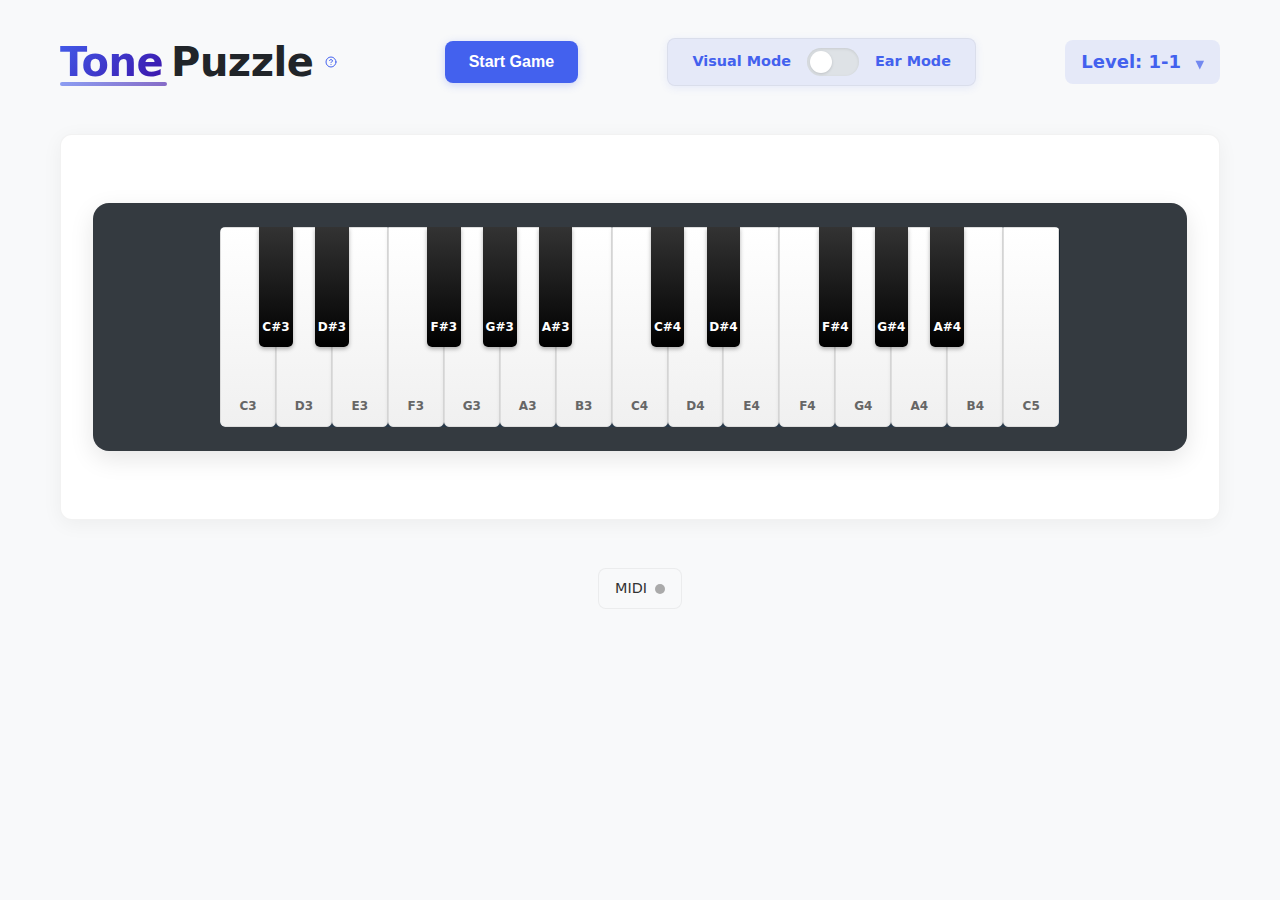
<file: index.html>
<!DOCTYPE html>
<html lang="en">
<head>
    <meta charset="UTF-8">
    <meta name="viewport" content="width=device-width, initial-scale=1.0, maximum-scale=1.0, user-scalable=no">
    <title>Tone Puzzle - Music Training Game</title>
    <link rel="stylesheet" href="styles.css">
</head>
<body>
    <div class="container">
        <header>
            <div class="header-content">
                <div class="title-container">
                    <h1><span class="title-tone">Tone</span><span class="title-puzzle">Puzzle</span></h1>
                    <a href="tutorial.html" id="tutorial-link" class="tutorial-icon" aria-label="Tutorial" style="transform: scale(0.5); transform-origin: left center;">
                        <svg xmlns="http://www.w3.org/2000/svg" width="24" height="24" viewBox="0 0 24 24" fill="none" stroke="currentColor" stroke-width="2" stroke-linecap="round" stroke-linejoin="round">
                            <circle cx="12" cy="12" r="10"></circle>
                            <path d="M9.09 9a3 3 0 0 1 5.83 1c0 2-3 3-3 3"></path>
                            <line x1="12" y1="17" x2="12" y2="17"></line>
                        </svg>
                    </a>
                </div>
                <button id="start-game">Start Game</button>
                
                <div class="mode-toggle header-mode-toggle">
                    <span>Visual Mode</span>
                    <label class="switch">
                        <input type="checkbox" id="mode-switch">
                        <span class="slider round"></span>
                    </label>
                    <span>Ear Mode</span>
                </div>
                
                <div class="score-container" id="level-display">
                    <span>Level: </span>
                    <span id="score">1-1</span>
                    <select id="level-selector" class="hidden-selector">
                        <option value="1-1">1-1</option>
                        <option value="1-2">1-2</option>
                        <option value="1-3">1-3</option>
                        <option value="2-1">2-1</option>
                        <option value="2-2">2-2</option>
                        <option value="2-3">2-3</option>
                        <option value="3-1">3-1</option>
                        <option value="3-2">3-2</option>
                        <option value="3-3">3-3</option>
                        <option value="4-1">4-1</option>
                        <option value="4-2">4-2</option>
                        <option value="4-3">4-3</option>
                        <option value="5-1">5-1</option>
                        <option value="5-2">5-2</option>
                        <option value="5-3">5-3</option>
                        <option value="6-1">6-1</option>
                        <option value="6-2">6-2</option>
                        <option value="6-3">6-3</option>
                        <option value="7-1">7-1</option>
                        <option value="7-2">7-2</option>
                        <option value="7-3">7-3</option>
                        <option value="8-1">8-1</option>
                        <option value="8-2">8-2</option>
                        <option value="8-3">8-3</option>
                        <option value="9-1">9-1</option>
                        <option value="9-2">9-2</option>
                        <option value="9-3">9-3</option>
                        <option value="10-1">10-1</option>
                        <option value="10-2">10-2</option>
                        <option value="10-3">10-3</option>
                        <option value="11-1">11-1</option>
                        <option value="11-2">11-2</option>
                        <option value="11-3">11-3</option>
                        <option value="12-1">12-1</option>
                        <option value="12-2">12-2</option>
                        <option value="12-3">12-3</option>
                    </select>
                </div>
            </div>
        </header>

        <main>
            <div class="game-area">
                <div class="sequence-display">
                    <div class="sequence-header">
                        <h2>Original Sequence</h2>
                        <div class="tooltip-container">
                            <button id="replay-sequence" class="replay-btn">
                                <span>▶</span>
                            </button>
                            <div class="tooltip-text">Play Original Sequence (Space)</div>
                        </div>
                    </div>
                    <div id="original-sequence" class="sequence"></div>
                </div>

                <div class="piano-container">
                    <div class="keyboard">
                        <!-- White keys -->
                        <div class="white-key piano-key" id="key0" data-note="C3"></div>
                        <div class="white-key piano-key" id="key2" data-note="D3"></div>
                        <div class="white-key piano-key" id="key4" data-note="E3"></div>
                        <div class="white-key piano-key" id="key5" data-note="F3"></div>
                        <div class="white-key piano-key" id="key7" data-note="G3"></div>
                        <div class="white-key piano-key" id="key9" data-note="A3"></div>
                        <div class="white-key piano-key" id="key11" data-note="B3"></div>
                        <div class="white-key piano-key" id="key12" data-note="C4"></div>
                        <div class="white-key piano-key" id="key14" data-note="D4"></div>
                        <div class="white-key piano-key" id="key16" data-note="E4"></div>
                        <div class="white-key piano-key" id="key17" data-note="F4"></div>
                        <div class="white-key piano-key" id="key19" data-note="G4"></div>
                        <div class="white-key piano-key" id="key21" data-note="A4"></div>
                        <div class="white-key piano-key" id="key23" data-note="B4"></div>
                        <div class="white-key piano-key" id="key24" data-note="C5"></div>

                        <!-- Black keys -->
                        <div class="black-key piano-key" id="key1" data-note="C#3"></div>
                        <div class="black-key piano-key" id="key3" data-note="D#3"></div>
                        <div class="black-key piano-key" id="key6" data-note="F#3"></div>
                        <div class="black-key piano-key" id="key8" data-note="G#3"></div>
                        <div class="black-key piano-key" id="key10" data-note="A#3"></div>
                        <div class="black-key piano-key" id="key13" data-note="C#4"></div>
                        <div class="black-key piano-key" id="key15" data-note="D#4"></div>
                        <div class="black-key piano-key" id="key18" data-note="F#4"></div>
                        <div class="black-key piano-key" id="key20" data-note="G#4"></div>
                        <div class="black-key piano-key" id="key22" data-note="A#4"></div>
                    </div>
                    <!-- Piano controls section removed as button moved to header -->
                </div>

                <div class="sequence-input">
                    <div class="sequence-header">
                        <h2>Your Sequence</h2>
                        <div class="sequence-controls">
                            <div class="tooltip-container">
                                <button id="play-user-sequence" class="replay-btn">
                                    <span>▶</span>
                                </button>
                                <div class="tooltip-text">Play Your Sequence (⌘)</div>
                            </div>
                            <div class="tooltip-container">
                                <button id="clear-user-sequence" class="clear-btn">
                                    Clear
                                </button>
                                <div class="tooltip-text">Clear Sequence (Delete)</div>
                            </div>
                            <div class="tooltip-container">
                                <button id="submit-sequence" class="submit-btn">
                                    Submit
                                </button>
                                <div class="tooltip-text">Submit Sequence (Enter)</div>
                            </div>
                        </div>
                    </div>
                    <div id="user-sequence" class="sequence"></div>
                </div>
            </div>



            <div class="controls">                
                <div id="midi-status" class="midi-status disconnected">MIDI <span class="midi-dot"></span></div>
            </div>
        </main>
    </div>

    <script src="piano.js"></script>
    <script src="game.js"></script>
    <script>
        // Handle mode parameter from tutorial page
        window.addEventListener('DOMContentLoaded', function() {
            const urlParams = new URLSearchParams(window.location.search);
            const mode = urlParams.get('mode');
            const modeSwitch = document.getElementById('mode-switch');
            const tutorialLink = document.getElementById('tutorial-link');
            
            // Update tutorial link with current mode
            function updateTutorialLink() {
                const isEarMode = modeSwitch.checked;
                tutorialLink.href = `tutorial.html?mode=${isEarMode ? 'ear' : 'visual'}`;
            }
            
            // Add event listener to mode switch to update tutorial link
            modeSwitch.addEventListener('change', updateTutorialLink);
            
            // Initialize based on URL parameters
            if (mode === 'ear') {
                // Set to ear mode
                modeSwitch.checked = true;
                // Apply dark theme
                document.body.classList.add('dark-theme');
                // Auto-start the game if coming from tutorial
                setTimeout(() => {
                    document.getElementById('start-game').click();
                }, 500);
            } else if (mode === 'visual') {
                // Set to visual mode
                modeSwitch.checked = false;
                // Remove dark theme
                document.body.classList.remove('dark-theme');
                // Auto-start the game if coming from tutorial
                setTimeout(() => {
                    document.getElementById('start-game').click();
                }, 500);
            }
            
            // Initialize tutorial link with current mode
            updateTutorialLink();
        });
    </script>
</body>
</html>
</file>
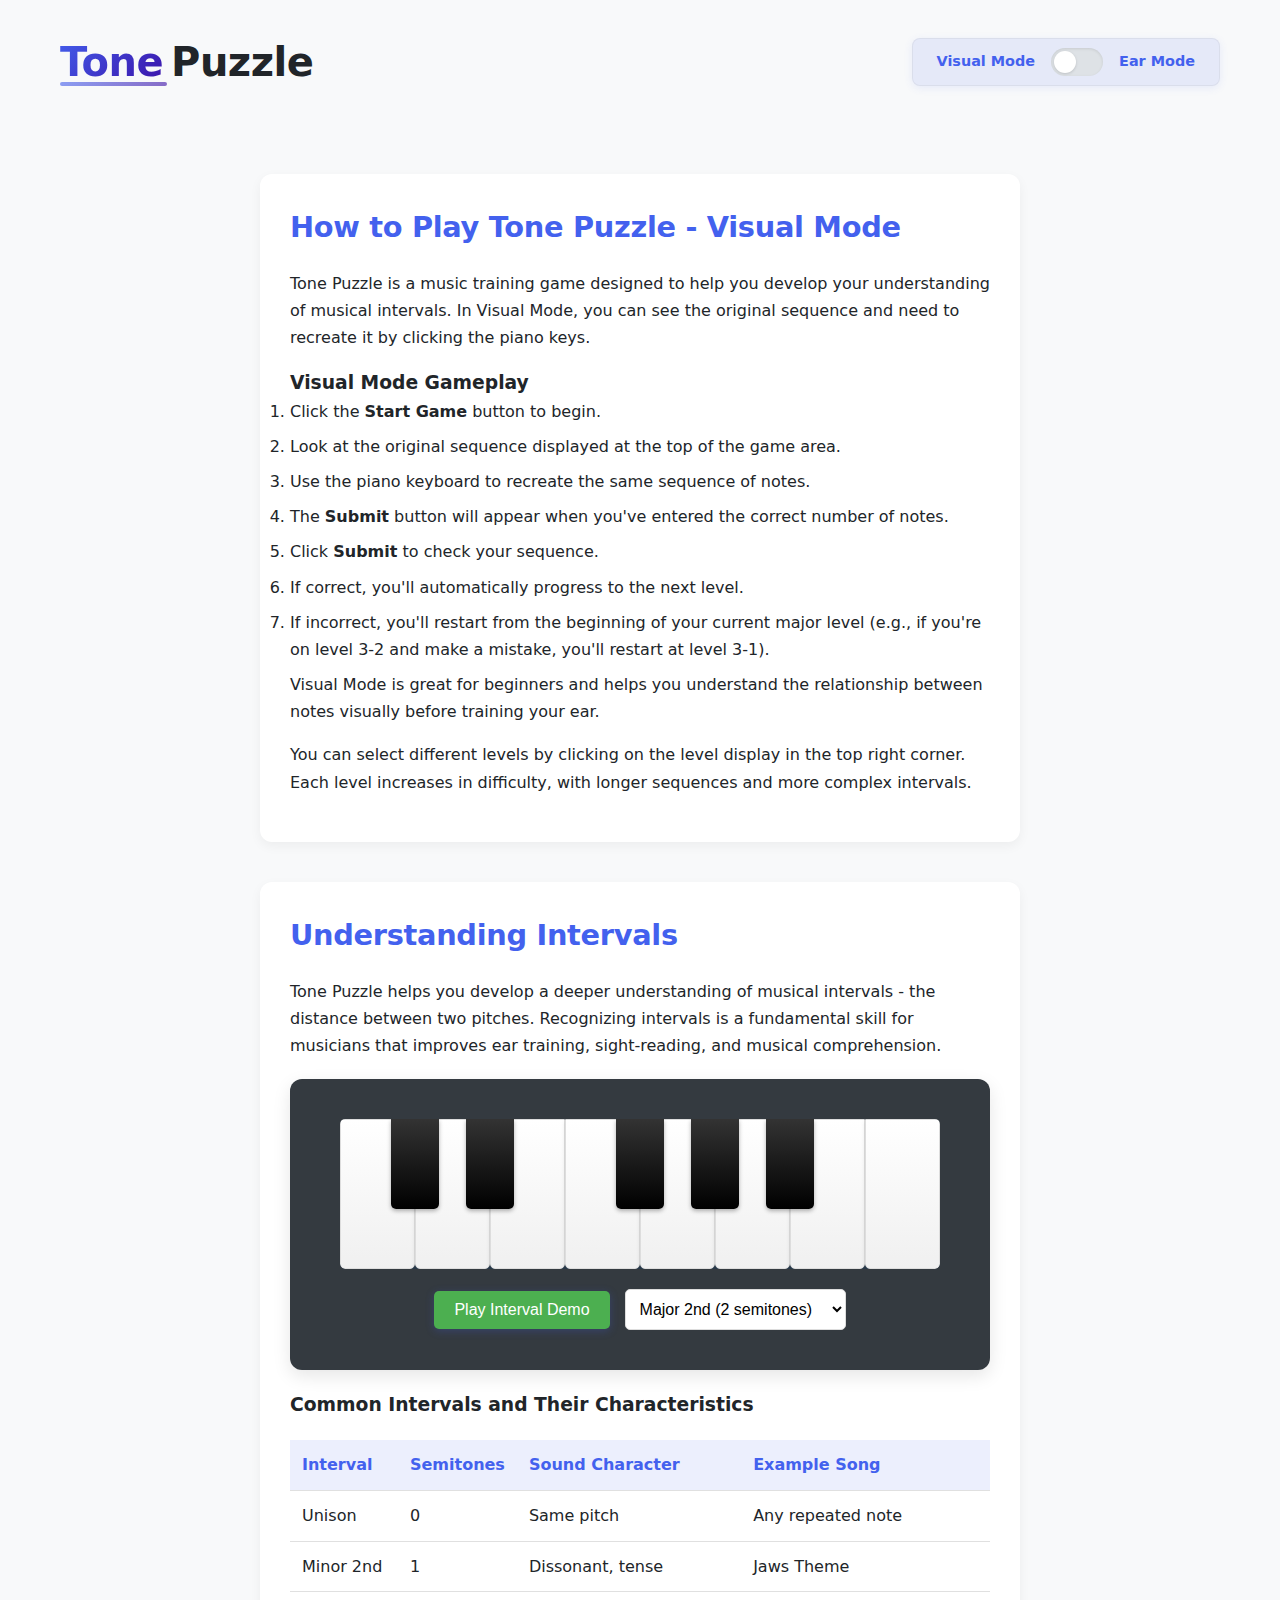
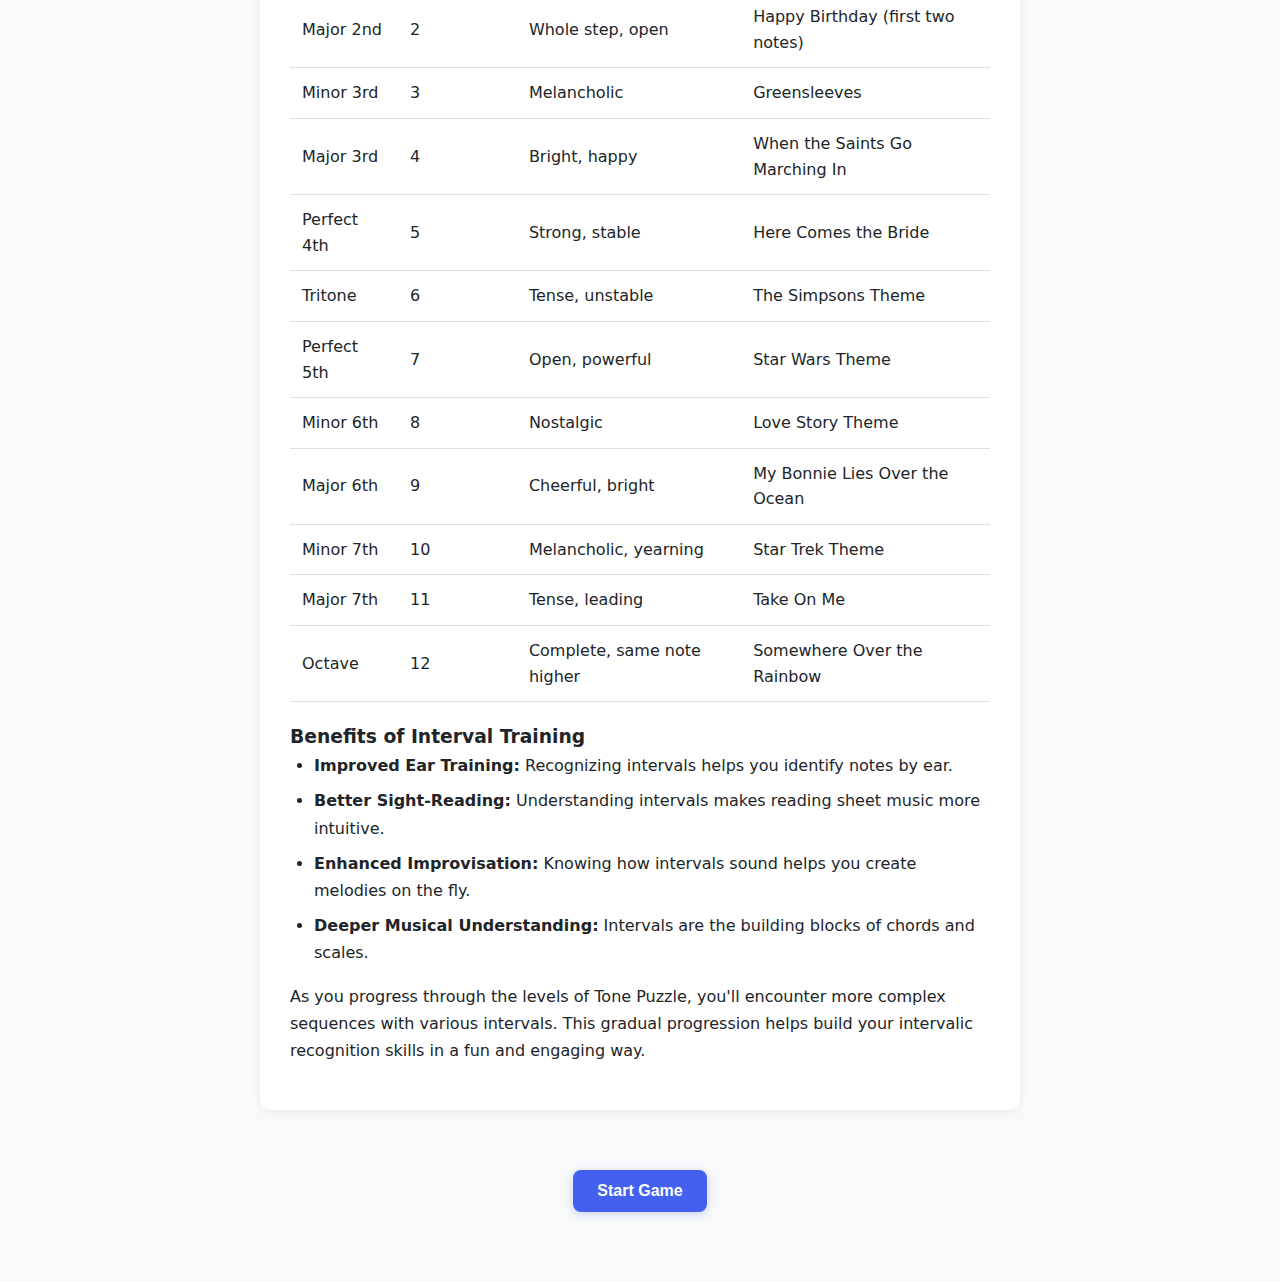
<file: tutorial.html>
<!DOCTYPE html>
<html lang="en">
<head>
    <meta charset="UTF-8">
    <meta name="viewport" content="width=device-width, initial-scale=1.0, maximum-scale=1.0, user-scalable=no">
    <meta name="apple-mobile-web-app-capable" content="yes">
    <meta name="apple-mobile-web-app-status-bar-style" content="black-translucent">
    <title>Tone Puzzle - Tutorial</title>
    <link rel="stylesheet" href="styles.css">
    <style>
        .tutorial-container {
            max-width: 800px;
            margin: 0 auto;
            padding: 40px 20px;
        }
        
        .tutorial-section {
            margin-bottom: 40px;
            background-color: #fff;
            border-radius: 12px;
            padding: 30px;
            box-shadow: 0 4px 12px rgba(0, 0, 0, 0.05);
        }
        
        body.dark-theme .tutorial-section {
            background-color: #2d2d2d;
            box-shadow: 0 4px 12px rgba(0, 0, 0, 0.2);
        }
        
        .tutorial-section h2 {
            color: #4361ee;
            margin-bottom: 20px;
            font-size: 1.8rem;
        }
        
        /* Piano Keyboard Demonstration Styles */
        .demo-container {
            margin: 20px 0;
            padding: 20px;
            background-color: #343a40;
            border-radius: 12px;
            box-shadow: 0 6px 18px rgba(0, 0, 0, 0.1);
            color: #fff;
        }
        
        body.dark-theme .demo-container {
            background-color: #1a1a1a;
            box-shadow: 0 6px 18px rgba(0, 0, 0, 0.3);
        }
        
        .demo-keyboard-container {
            margin: 20px 0;
        }
        
        .demo-keyboard {
            position: relative;
            height: 150px;
            margin: 0 auto;
            width: 100%;
            max-width: 600px;
            background: linear-gradient(to bottom, #1a252f, #2c3e50);
            border-radius: 5px;
            overflow: hidden;
        }
        
        .demo-white-key {
            position: absolute;
            width: 12.5%; /* 8 white keys in one octave = 12.5% each */
            height: 100%;
            background: linear-gradient(to bottom, #ffffff 0%, #f0f0f0 100%);
            border: 1px solid #ddd;
            border-radius: 0 0 5px 5px;
            z-index: 1;
            box-shadow: 0 2px 4px rgba(0, 0, 0, 0.1);
            transition: background 0.3s ease, transform 0.2s ease;
        }
        
        /* White key positions - adjusted to fill the space */
        #demo-key0 { left: 0; }
        #demo-key2 { left: 12.5%; }
        #demo-key4 { left: 25%; }
        #demo-key5 { left: 37.5%; }
        #demo-key7 { left: 50%; }
        #demo-key9 { left: 62.5%; }
        #demo-key11 { left: 75%; }
        #demo-key12 { left: 87.5%; }
        
        body.dark-theme .demo-white-key {
            background: linear-gradient(to bottom, #ff5252 0%, #d32f2f 100%);
            border: 1px solid #b71c1c;
        }
        
        .demo-black-key {
            position: absolute;
            width: 8%;
            height: 60%;
            background: linear-gradient(to bottom, #333333 0%, #000000 100%);
            z-index: 2;
            border-radius: 0 0 5px 5px;
            box-shadow: 0 2px 4px rgba(0, 0, 0, 0.3);
            transition: transform 0.2s ease;
        }
        
        /* Black key positions - perfectly aligned with white keys */
        #demo-key1 { left: 8.5%; }   /* C#3 */
        #demo-key3 { left: 21%; }    /* D#3 */
        #demo-key6 { left: 46%; }    /* F#3 */
        #demo-key8 { left: 58.5%; }  /* G#3 */
        #demo-key10 { left: 71%; }   /* A#3 */
        
        .demo-white-key.active, .demo-black-key.active {
            transform: translateY(3px);
            box-shadow: 0 1px 2px rgba(0, 0, 0, 0.2);
        }
        
        .demo-white-key.active {
            background: #e3f2fd;
        }
        
        body.dark-theme .demo-white-key.active {
            background: #ff8a80;
        }
        
        .demo-black-key.active {
            background: #546e7a;
        }
        
        .demo-controls {
            display: flex;
            justify-content: center;
            align-items: center;
            gap: 15px;
            margin: 20px 0;
            flex-wrap: wrap;
        }
        
        .demo-button {
            padding: 10px 20px;
            background-color: #4CAF50;
            color: white;
            border: none;
            border-radius: 5px;
            cursor: pointer;
            font-size: 16px;
            transition: background-color 0.3s ease;
        }
        
        .demo-button:hover {
            background-color: #45a049;
        }
        
        .demo-button.dark-theme-button {
            background-color: #ff5252;
            color: white;
        }
        
        .demo-button.dark-theme-button:hover {
            background-color: #ff7b7b;
        }
        
        .demo-select {
            padding: 10px;
            border-radius: 5px;
            border: 1px solid #ddd;
            font-size: 16px;
            background-color: #fff;
        }
        
        .demo-select.dark-theme-select {
            background-color: #2a2a2a;
            color: #e0e0e0;
            border-color: #444;
        }
        
        .demo-info {
            text-align: center;
            margin: 15px 0;
            font-size: 16px;
        }
        
        body.dark-theme .tutorial-section h2 {
            color: #ff5252;
        }
        
        .tutorial-section p {
            margin-bottom: 16px;
            line-height: 1.7;
        }
        
        .tutorial-section ul {
            margin-bottom: 16px;
            padding-left: 24px;
        }
        
        .tutorial-section li {
            margin-bottom: 8px;
            line-height: 1.7;
        }
        
        .back-button {
            display: inline-block;
            background-color: #4361ee;
            color: white;
            border: none;
            padding: 12px 24px;
            border-radius: 8px;
            font-size: 1rem;
            font-weight: 600;
            cursor: pointer;
            transition: all 0.2s ease;
            text-decoration: none;
            margin-top: 20px;
        }
        
        .back-button:hover {
            background-color: #3a56d4;
            transform: translateY(-2px);
        }
        
        body.dark-theme .back-button {
            background-color: #ff5252;
        }
        
        body.dark-theme .back-button:hover {
            background-color: #d32f2f;
        }
        
        .interval-table {
            width: 100%;
            border-collapse: collapse;
            margin: 20px 0;
        }
        
        .interval-table th, .interval-table td {
            padding: 12px;
            text-align: left;
            border-bottom: 1px solid #e0e0e0;
        }
        
        body.dark-theme .interval-table th, 
        body.dark-theme .interval-table td {
            border-bottom: 1px solid #444;
        }
        
        .interval-table th {
            background-color: rgba(67, 97, 238, 0.1);
            color: #4361ee;
            font-weight: 600;
        }
        
        body.dark-theme .interval-table th {
            background-color: rgba(255, 82, 82, 0.1);
            color: #ff5252;
        }
    </style>
</head>
<body>
    <div class="container">
        <header>
            <div class="header-content">
                <div class="title-container">
                    <h1 id="title-link" style="cursor: pointer;"><span class="title-tone">Tone</span><span class="title-puzzle">Puzzle</span></h1>

                </div>
                <div class="mode-toggle header-mode-toggle">
                    <span>Visual Mode</span>
                    <label class="switch">
                        <input type="checkbox" id="mode-switch">
                        <span class="slider round"></span>
                    </label>
                    <span>Ear Mode</span>
                </div>
            </div>
        </header>
        
        <div class="tutorial-container">
            <div class="tutorial-section visual-mode-content">
                <h2>How to Play Tone Puzzle - Visual Mode</h2>
                <p>Tone Puzzle is a music training game designed to help you develop your understanding of musical intervals. In Visual Mode, you can see the original sequence and need to recreate it by clicking the piano keys.</p>
                
                <h3>Visual Mode Gameplay</h3>
                <ol>
                    <li>Click the <strong>Start Game</strong> button to begin.</li>
                    <li>Look at the original sequence displayed at the top of the game area.</li>
                    <li>Use the piano keyboard to recreate the same sequence of notes.</li>
                    <li>The <strong>Submit</strong> button will appear when you've entered the correct number of notes.</li>
                    <li>Click <strong>Submit</strong> to check your sequence.</li>
                    <li>If correct, you'll automatically progress to the next level.</li>
                    <li>If incorrect, you'll restart from the beginning of your current major level (e.g., if you're on level 3-2 and make a mistake, you'll restart at level 3-1).</li>
                </ol>
                
                <p>Visual Mode is great for beginners and helps you understand the relationship between notes visually before training your ear.</p>
                

                
                <p>You can select different levels by clicking on the level display in the top right corner. Each level increases in difficulty, with longer sequences and more complex intervals.</p>
            </div>
            
            <div class="tutorial-section ear-mode-content" style="display: none;">
                <h2>How to Play Tone Puzzle - Ear Mode</h2>
                <p>Tone Puzzle is a music training game designed to help you develop your ear for musical intervals. In Ear Mode, you can only hear the sequence and need to recreate it by ear, testing your aural skills.</p>
                
                <h3>Ear Mode Gameplay</h3>
                <ol>
                    <li>Click the <strong>Start Game</strong> button to begin.</li>
                    <li>Listen carefully to the sequence of notes played.</li>
                    <li>Empty boxes will show how many notes you need to enter.</li>
                    <li>Use the piano keyboard to recreate the sequence you heard.</li>
                    <li>The <strong>Submit</strong> button will appear when you've entered the correct number of notes.</li>
                    <li>Click <strong>Submit</strong> to check your sequence.</li>
                    <li>If correct, you'll automatically progress to the next level.</li>
                    <li>If incorrect, you'll restart from the beginning of your current major level (e.g., if you're on level 3-2 and make a mistake, you'll restart at level 3-1).</li>
                </ol>
                
                <p>Ear Mode challenges your aural skills and helps you develop the ability to recognize intervals by ear - an essential skill for musicians.</p>
                
                <p>You can select different levels by clicking on the level display in the top right corner. Each level increases in difficulty, with longer sequences and more complex intervals.</p>
            </div>
            
            <div class="tutorial-section">
                <h2>Understanding Intervals</h2>
                <p>Tone Puzzle helps you develop a deeper understanding of musical intervals - the distance between two pitches. Recognizing intervals is a fundamental skill for musicians that improves ear training, sight-reading, and musical comprehension.</p>
                
                <div class="demo-container">
                    <div class="demo-keyboard-container">
                        <div class="demo-keyboard">
                            <!-- White keys -->
                            <div class="demo-white-key" id="demo-key0" data-note="C3"></div>
                            <div class="demo-white-key" id="demo-key2" data-note="D3"></div>
                            <div class="demo-white-key" id="demo-key4" data-note="E3"></div>
                            <div class="demo-white-key" id="demo-key5" data-note="F3"></div>
                            <div class="demo-white-key" id="demo-key7" data-note="G3"></div>
                            <div class="demo-white-key" id="demo-key9" data-note="A3"></div>
                            <div class="demo-white-key" id="demo-key11" data-note="B3"></div>
                            <div class="demo-white-key" id="demo-key12" data-note="C4"></div>
                            
                            <!-- Black keys -->
                            <div class="demo-black-key" id="demo-key1" data-note="C#3"></div>
                            <div class="demo-black-key" id="demo-key3" data-note="D#3"></div>
                            <div class="demo-black-key" id="demo-key6" data-note="F#3"></div>
                            <div class="demo-black-key" id="demo-key8" data-note="G#3"></div>
                            <div class="demo-black-key" id="demo-key10" data-note="A#3"></div>
                        </div>
                    </div>
                    
                    <div class="demo-controls">
                        <button id="demo-play-button" class="demo-button">Play Interval Demo</button>
                        <select id="interval-selector" class="demo-select">
                            <option value="0">Unison (0 semitones)</option>
                            <option value="1">Minor 2nd (1 semitone)</option>
                            <option value="2" selected>Major 2nd (2 semitones)</option>
                            <option value="3">Minor 3rd (3 semitones)</option>
                            <option value="4">Major 3rd (4 semitones)</option>
                            <option value="5">Perfect 4th (5 semitones)</option>
                            <option value="6">Tritone (6 semitones)</option>
                            <option value="7">Perfect 5th (7 semitones)</option>
                            <option value="8">Minor 6th (8 semitones)</option>
                            <option value="9">Major 6th (9 semitones)</option>
                            <option value="10">Minor 7th (10 semitones)</option>
                            <option value="11">Major 7th (11 semitones)</option>
                            <option value="12">Octave (12 semitones)</option>
                        </select>
                    </div>
                    

                </div>
                
                <h3>Common Intervals and Their Characteristics</h3>
                <table class="interval-table">
                    <tr>
                        <th>Interval</th>
                        <th>Semitones</th>
                        <th>Sound Character</th>
                        <th>Example Song</th>
                    </tr>
                    <tr>
                        <td>Unison</td>
                        <td>0</td>
                        <td>Same pitch</td>
                        <td>Any repeated note</td>
                    </tr>
                    <tr>
                        <td>Minor 2nd</td>
                        <td>1</td>
                        <td>Dissonant, tense</td>
                        <td>Jaws Theme</td>
                    </tr>
                    <tr>
                        <td>Major 2nd</td>
                        <td>2</td>
                        <td>Whole step, open</td>
                        <td>Happy Birthday (first two notes)</td>
                    </tr>
                    <tr>
                        <td>Minor 3rd</td>
                        <td>3</td>
                        <td>Melancholic</td>
                        <td>Greensleeves</td>
                    </tr>
                    <tr>
                        <td>Major 3rd</td>
                        <td>4</td>
                        <td>Bright, happy</td>
                        <td>When the Saints Go Marching In</td>
                    </tr>
                    <tr>
                        <td>Perfect 4th</td>
                        <td>5</td>
                        <td>Strong, stable</td>
                        <td>Here Comes the Bride</td>
                    </tr>
                    <tr>
                        <td>Tritone</td>
                        <td>6</td>
                        <td>Tense, unstable</td>
                        <td>The Simpsons Theme</td>
                    </tr>
                    <tr>
                        <td>Perfect 5th</td>
                        <td>7</td>
                        <td>Open, powerful</td>
                        <td>Star Wars Theme</td>
                    </tr>
                    <tr>
                        <td>Minor 6th</td>
                        <td>8</td>
                        <td>Nostalgic</td>
                        <td>Love Story Theme</td>
                    </tr>
                    <tr>
                        <td>Major 6th</td>
                        <td>9</td>
                        <td>Cheerful, bright</td>
                        <td>My Bonnie Lies Over the Ocean</td>
                    </tr>
                    <tr>
                        <td>Minor 7th</td>
                        <td>10</td>
                        <td>Melancholic, yearning</td>
                        <td>Star Trek Theme</td>
                    </tr>
                    <tr>
                        <td>Major 7th</td>
                        <td>11</td>
                        <td>Tense, leading</td>
                        <td>Take On Me</td>
                    </tr>
                    <tr>
                        <td>Octave</td>
                        <td>12</td>
                        <td>Complete, same note higher</td>
                        <td>Somewhere Over the Rainbow</td>
                    </tr>
                </table>
                
                <h3>Benefits of Interval Training</h3>
                <ul>
                    <li><strong>Improved Ear Training:</strong> Recognizing intervals helps you identify notes by ear.</li>
                    <li><strong>Better Sight-Reading:</strong> Understanding intervals makes reading sheet music more intuitive.</li>
                    <li><strong>Enhanced Improvisation:</strong> Knowing how intervals sound helps you create melodies on the fly.</li>
                    <li><strong>Deeper Musical Understanding:</strong> Intervals are the building blocks of chords and scales.</li>
                </ul>
                
                <p>As you progress through the levels of Tone Puzzle, you'll encounter more complex sequences with various intervals. This gradual progression helps build your intervalic recognition skills in a fun and engaging way.</p>
            </div>
            
            <div class="button-container" style="text-align: center; margin-top: 30px;">
                <button id="start-game-button" class="back-button">Start Game</button>
            </div>
        </div>
    </div>
    
    <script>
        // Get DOM elements
        const modeSwitch = document.getElementById('mode-switch');
        const visualModeContent = document.querySelector('.visual-mode-content');
        const earModeContent = document.querySelector('.ear-mode-content');
        const startGameButton = document.getElementById('start-game-button');
        const tutorialIcon = document.getElementById('tutorial-icon');
        const titleLink = document.getElementById('title-link');
        
        // Function to toggle mode content
        function toggleModeContent() {
            const isEarMode = modeSwitch.checked;
            
            // Toggle dark theme
            document.body.classList.toggle('dark-theme', isEarMode);
            
            // Toggle content visibility
            visualModeContent.style.display = isEarMode ? 'none' : 'block';
            earModeContent.style.display = isEarMode ? 'block' : 'none';
            
            // Update tutorial icon href to include current mode
            if (tutorialIcon) {
                tutorialIcon.href = `tutorial.html?mode=${isEarMode ? 'ear' : 'visual'}`;
            }
            
            // Apply Ear Mode styles to piano demo elements
            const demoPlayButton = document.getElementById('demo-play-button');
            const intervalSelector = document.getElementById('interval-selector');
            
            if (demoPlayButton) {
                if (isEarMode) {
                    demoPlayButton.classList.add('dark-theme-button');
                } else {
                    demoPlayButton.classList.remove('dark-theme-button');
                }
            }
            
            if (intervalSelector) {
                if (isEarMode) {
                    intervalSelector.classList.add('dark-theme-select');
                } else {
                    intervalSelector.classList.remove('dark-theme-select');
                }
            }
        }
        
        // Toggle mode when the switch is clicked
        modeSwitch.addEventListener('change', toggleModeContent);
        
        // Start game button click handler
        startGameButton.addEventListener('click', function() {
            // Get the current mode (checked = ear mode, unchecked = visual mode)
            const isEarMode = modeSwitch.checked;
            
            // Redirect to index.html with mode parameter
            window.location.href = `index.html?mode=${isEarMode ? 'ear' : 'visual'}`;
        });
        
        // Make the title clickable to go back to index page with current mode
        titleLink.addEventListener('click', function() {
            const isEarMode = modeSwitch.checked;
            window.location.href = `index.html?mode=${isEarMode ? 'ear' : 'visual'}`;
        });
        
        // Piano Keyboard Demonstration
        const demoPlayButton = document.getElementById('demo-play-button');
        const intervalSelector = document.getElementById('interval-selector');
        const intervalInfo = document.getElementById('interval-info');
        const demoWhiteKeys = document.querySelectorAll('.demo-white-key');
        const demoBlackKeys = document.querySelectorAll('.demo-black-key');
        const demoKeys = [...demoWhiteKeys, ...demoBlackKeys];
        
        // Audio context for playing notes
        let audioContext;
        
        // Initialize audio context on user interaction
        function initAudioContext() {
            if (!audioContext) {
                audioContext = new (window.AudioContext || window.webkitAudioContext)();
                
                // iOS requires a touch or click event to unlock audio
                // This is handled when a user clicks a button, but we'll add a safety measure
                if (audioContext.state === 'suspended') {
                    const resumeAudio = function() {
                        audioContext.resume();
                        
                        // Remove event listeners once audio is resumed
                        document.removeEventListener('touchstart', resumeAudio);
                        document.removeEventListener('touchend', resumeAudio);
                        document.removeEventListener('click', resumeAudio);
                    };
                    
                    document.addEventListener('touchstart', resumeAudio);
                    document.addEventListener('touchend', resumeAudio);
                    document.addEventListener('click', resumeAudio);
                }
            }
        }
        
        // Play a note with the given frequency
        function playNote(frequency, duration = 0.5) {
            initAudioContext();
            
            const oscillator = audioContext.createOscillator();
            const gainNode = audioContext.createGain();
            
            oscillator.type = 'sine';
            oscillator.frequency.value = frequency;
            
            gainNode.gain.setValueAtTime(0.3, audioContext.currentTime);
            gainNode.gain.exponentialRampToValueAtTime(0.01, audioContext.currentTime + duration);
            
            oscillator.connect(gainNode);
            gainNode.connect(audioContext.destination);
            
            oscillator.start();
            oscillator.stop(audioContext.currentTime + duration);
            
            return { oscillator, gainNode };
        }
        
        // Get frequency for a note
        function getFrequency(note) {
            // Base frequencies for each octave
            const baseFrequencies = {
                'C3': 130.81,
                'C4': 261.63,
                'C5': 523.25
            };
            
            // Extract the note name and octave
            const noteName = note.substring(0, note.length - 1);
            const octave = note.substring(note.length - 1);
            
            // Get the base frequency for the octave
            let baseFrequency;
            if (octave === '3') {
                baseFrequency = baseFrequencies['C3'];
            } else if (octave === '4') {
                baseFrequency = baseFrequencies['C4'];
            } else if (octave === '5') {
                baseFrequency = baseFrequencies['C5'];
            } else {
                baseFrequency = baseFrequencies['C4']; // Default to C4
            }
            
            // Calculate semitones from the base note of the octave
            const noteMap = {
                'C': 0,
                'C#': 1,
                'D': 2,
                'D#': 3,
                'E': 4,
                'F': 5,
                'F#': 6,
                'G': 7,
                'G#': 8,
                'A': 9,
                'A#': 10,
                'B': 11
            };
            
            const semitones = noteMap[noteName];
            return baseFrequency * Math.pow(2, semitones / 12);
        }
        
        // Activate a key visually and play its note
        function activateKey(key) {
            key.classList.add('active');
            const noteFreq = getFrequency(key.dataset.note);
            playNote(noteFreq);
            setTimeout(() => {
                key.classList.remove('active');
            }, 500);
        }
        
        // Play interval demonstration
        function playIntervalDemo() {
            const interval = parseInt(intervalSelector.value);
            const baseKey = document.getElementById('demo-key0'); // C3 key
            const baseNote = baseKey.dataset.note;
            
            // Calculate the target note based on the interval
            const targetNote = getIntervalNote(baseNote, interval);
            
            // Find the target key based on the calculated note
            let targetKey = null;
            for (const key of demoKeys) {
                if (key.dataset.note === targetNote) {
                    targetKey = key;
                    break;
                }
            }
            
            // If target key is not found or is out of our keyboard range
            if (!targetKey) {
                // Just play and animate the base note if target is out of range
                activateKey(baseKey);
                return;
            }
            
            // Animate and play the base note
            activateKey(baseKey);
            
            // After a delay, animate and play the target note
            setTimeout(() => {
                activateKey(targetKey);
            }, 800);
            
            // After another delay, play both notes together
            setTimeout(() => {
                activateKey(baseKey);
                activateKey(targetKey);
            }, 1600);
        }
        
        // Get note name based on interval from base note
        function getIntervalNote(baseNote, interval) {
            // Extract the note name and octave
            const noteName = baseNote.substring(0, baseNote.length - 1);
            const octave = baseNote.substring(baseNote.length - 1);
            
            const noteOrder = ['C', 'C#', 'D', 'D#', 'E', 'F', 'F#', 'G', 'G#', 'A', 'A#', 'B'];
            const baseIndex = noteOrder.indexOf(noteName);
            
            // Calculate the target index and handle octave changes
            let targetIndex = (baseIndex + interval) % 12;
            let targetOctave = parseInt(octave);
            
            // If we cross an octave boundary
            if (baseIndex + interval >= 12) {
                targetOctave++;
            }
            
            return noteOrder[targetIndex] + targetOctave;
        }
        
        // Get interval name based on semitones
        function getIntervalName(semitones) {
            const intervalNames = {
                0: 'Unison',
                1: 'Minor 2nd',
                2: 'Major 2nd',
                3: 'Minor 3rd',
                4: 'Major 3rd',
                5: 'Perfect 4th',
                6: 'Tritone',
                7: 'Perfect 5th',
                8: 'Minor 6th',
                9: 'Major 6th',
                10: 'Minor 7th',
                11: 'Major 7th',
                12: 'Octave'
            };
            return intervalNames[semitones] || `${semitones} semitones`;
        }
        
        // Add event listener to play button
        demoPlayButton.addEventListener('click', playIntervalDemo);
        
        // Add event listeners to piano keys to make them clickable
        demoKeys.forEach(key => {
            key.addEventListener('click', function() {
                activateKey(this);
            });
        });
        
        // Add event listener to interval selector
        intervalSelector.addEventListener('change', function() {
            // No need to update text, just store the selected interval
        });
        
        // Initialize the page based on URL parameters or default to visual mode
        window.addEventListener('DOMContentLoaded', function() {
            const urlParams = new URLSearchParams(window.location.search);
            const mode = urlParams.get('mode');
            
            // Set the mode switch based on URL parameter
            if (mode === 'ear') {
                modeSwitch.checked = true;
            } else {
                modeSwitch.checked = false;
            }
            
            // Toggle content based on the current mode
            toggleModeContent();
        });
    </script>
</body>
</html>
</file>
<file: styles.css>
* {
    margin: 0;
    padding: 0;
    box-sizing: border-box;
}

body {
    font-family: 'Inter', 'Segoe UI', system-ui, -apple-system, sans-serif;
    background-color: #f8f9fa;
    color: #212529;
    line-height: 1.6;
    transition: background-color 0.3s ease, color 0.3s ease;
}

/* Dark theme for Ear Mode */
body.dark-theme {
    background-color: #121212;
    color: #e0e0e0;
}

.container {
    max-width: 1200px;
    margin: 0 auto;
    padding: 30px 20px;
    transition: background-color 0.3s ease;
}

header {
    margin-bottom: 40px;
}

.header-content {
    display: flex;
    justify-content: space-between;
    align-items: center;
    gap: 16px;
}

.title-container {
    display: flex;
    align-items: center;
    gap: 10px;
}

.tutorial-icon {
    display: flex;
    align-items: center;
    justify-content: center;
    width: 32px;
    height: 32px;
    border-radius: 50%;
    background-color: transparent;
    color: #4361ee;
    transition: all 0.2s ease;
}

.tutorial-icon:hover {
    background-color: rgba(67, 97, 238, 0.2);
    transform: translateY(-2px);
}

body.dark-theme .tutorial-icon {
    background-color: rgba(255, 82, 82, 0.1);
    color: #ff5252;
}

body.dark-theme .tutorial-icon:hover {
    background-color: rgba(255, 82, 82, 0.2);
}

#start-game {
    background-color: #4361ee;
    color: white;
    border: none;
    padding: 12px 24px;
    border-radius: 8px;
    font-size: 1rem;
    font-weight: 600;
    cursor: pointer;
    transition: all 0.2s ease, background-color 0.3s ease;
    box-shadow: 0 2px 8px rgba(67, 97, 238, 0.25);
}

/* Dark theme start game button */
body.dark-theme #start-game {
    background-color: #ff5252;
    box-shadow: 0 2px 8px rgba(255, 82, 82, 0.25);
}

#start-game:hover {
    background-color: #3a56d4;
    transform: translateY(-2px);
    box-shadow: 0 4px 12px rgba(67, 97, 238, 0.3);
}

body.dark-theme #start-game:hover {
    background-color: #d32f2f;
    box-shadow: 0 4px 12px rgba(255, 82, 82, 0.3);
}

#start-game:active {
    background-color: #2c4ad9;
    transform: translateY(0);
}

/* Gray styling for restart button */
#start-game.restart {
    background-color: #6c757d;
    box-shadow: 0 2px 8px rgba(108, 117, 125, 0.25);
}

/* Darker gray restart button in dark mode */
body.dark-theme #start-game.restart {
    background-color: #333333;
    box-shadow: 0 2px 8px rgba(0, 0, 0, 0.25);
}

#start-game.restart:hover {
    background-color: #5a6268;
    box-shadow: 0 4px 12px rgba(108, 117, 125, 0.3);
}

body.dark-theme #start-game.restart:hover {
    background-color: #444444;
    box-shadow: 0 4px 12px rgba(0, 0, 0, 0.3);
}

#start-game.restart:active {
    background-color: #495057;
}

body.dark-theme #start-game.restart:active {
    background-color: #555555;
}

h1 {
    color: #212529;
    font-size: 2.5rem;
    font-weight: 700;
    letter-spacing: -0.5px;
    display: flex;
    align-items: center;
    gap: 4px;
}

.title-tone {
    background: linear-gradient(135deg, #4361ee, #3a0ca3);
    -webkit-background-clip: text;
    background-clip: text;
    color: transparent;
    position: relative;
    padding-right: 4px;
}

.title-puzzle {
    color: #212529;
    position: relative;
}

/* Make the 'Puzzle' part of the title more visible in dark theme */
body.dark-theme .title-puzzle {
    color: #ff9e80; /* A coral/orange color that fits the art style but is more visible */
    text-shadow: 0 0 8px rgba(255, 158, 128, 0.4); /* Subtle glow effect */
}

.title-tone::after {
    content: "";
    position: absolute;
    bottom: 8px;
    left: 0;
    width: 100%;
    height: 4px;
    background: linear-gradient(135deg, #4361ee, #3a0ca3);
    border-radius: 2px;
    opacity: 0.6;
}

.score-container {
    font-size: 1.125rem;
    font-weight: 600;
    color: #4361ee;
    padding: 8px 16px;
    background-color: rgba(67, 97, 238, 0.1);
    border-radius: 8px;
    position: relative;
    cursor: pointer;
    transition: all 0.2s ease;
}

.score-container:hover {
    background-color: rgba(67, 97, 238, 0.2);
}

.score-container:after {
    content: '▼';
    font-size: 0.7rem;
    margin-left: 8px;
    opacity: 0.7;
}

.hidden-selector {
    position: absolute;
    top: 0;
    left: 0;
    width: 100%;
    height: 100%;
    opacity: 0;
    cursor: pointer;
    z-index: 10;
}

.game-area {
    background-color: white;
    border-radius: 12px;
    padding: 32px;
    box-shadow: 0 4px 20px rgba(0, 0, 0, 0.05);
    margin-bottom: 32px;
    border: 1px solid rgba(0, 0, 0, 0.05);
    transition: background-color 0.3s ease, box-shadow 0.3s ease, border 0.3s ease;
}

/* Dark theme game area */
body.dark-theme .game-area {
    background-color: #1e1e1e;
    box-shadow: 0 4px 20px rgba(0, 0, 0, 0.2);
    border: 1px solid rgba(255, 255, 255, 0.05);
}

.sequence-display, .sequence-input {
    margin-bottom: 36px;
}

/* Dark theme styles for the level display */
body.dark-theme .score-container {
    color: #ff5252;
    background-color: rgba(255, 82, 82, 0.1);
}

body.dark-theme .score-container:hover {
    background-color: rgba(255, 82, 82, 0.2);
}

/* Dark theme for sequence containers is handled by the general .sequence selector */

h2 {
    color: #212529;
    margin-bottom: 16px;
    font-size: 1.25rem;
    font-weight: 600;
    letter-spacing: -0.3px;
    transition: color 0.3s ease;
}

/* Dark theme headings */
body.dark-theme h2 {
    color: #e0e0e0;
}

.sequence {
    display: flex;
    justify-content: center;
    gap: 16px;
    min-height: 70px;
    padding: 16px;
    background-color: #f8f9fa;
    border-radius: 12px;
    border: 1px solid rgba(0, 0, 0, 0.05);
    transition: background-color 0.3s ease, border 0.3s ease;
}

/* Dark theme sequence */
body.dark-theme .sequence {
    background-color: #2d2d2d;
    border: 1px solid rgba(255, 255, 255, 0.05);

}

.note {
    width: 48px;
    height: 48px;
    border-radius: 12px;
    display: flex;
    align-items: center;
    justify-content: center;
    font-weight: 600;
    font-size: 0.9rem;
    cursor: pointer;
    transition: all 0.2s ease;
    position: relative;
    box-shadow: 0 2px 8px rgba(0, 0, 0, 0.08);
}

.note:hover {
    transform: scale(1.05);
    box-shadow: 0 4px 12px rgba(0, 0, 0, 0.12);
}

.note.clickable {
    cursor: pointer;
    position: relative;
}

.note.clickable::after {
    content: '';
    position: absolute;
    top: 4px;
    right: 4px;
    width: 6px;
    height: 6px;
    background-color: rgba(255, 255, 255, 0.7);
    border-radius: 50%;
    transition: all 0.2s ease;
}

.note.clickable:hover::after {
    transform: scale(1.5);
    background-color: rgba(255, 255, 255, 0.9);
}

/* For user notes, position the indicator differently to avoid overlap with delete button */
.user-note.clickable::after {
    top: 4px;
    left: 4px; /* Move to left top corner */
    right: auto;
}

/* Style for the note body element that handles clicks */
.note-body {
    width: 100%;
    height: 100%;
    display: flex;
    align-items: center;
    justify-content: center;
    position: relative;
    z-index: 1;
    cursor: pointer;
    border-radius: inherit;
}

.piano-container {
    margin: 36px 0;
    padding: 24px;
    background-color: #343a40;
    border-radius: 16px;
    box-shadow: 0 8px 24px rgba(0, 0, 0, 0.1);
    transition: background-color 0.3s ease, box-shadow 0.3s ease;
}

/* Dark theme piano container */
body.dark-theme .piano-container {
    background-color: #1a1a1a;
    box-shadow: 0 8px 24px rgba(0, 0, 0, 0.3);
}

.piano-controls {
    display: flex;
    justify-content: center;
    margin-top: 15px;
}

.keyboard {
    position: relative;
    height: 200px;
    margin: 0 auto;
    width: 100%;
    max-width: 840px;
    overflow: hidden;
    background: linear-gradient(to bottom, #1a252f, #2c3e50);
    border-radius: 5px;
}

.piano-key {
    position: absolute;
    cursor: pointer;
    transition: all 0.1s ease;
}

.white-key {
    width: 6.66%;
    height: 100%;
    background: linear-gradient(to bottom, #ffffff 0%, #f0f0f0 100%);
    border: 1px solid #ddd;
    border-radius: 0 0 5px 5px;
    z-index: 1;
    box-shadow: 0 2px 4px rgba(0, 0, 0, 0.1);
    transition: background 0.3s ease, border 0.3s ease;
}

/* Red white keys in dark theme */
body.dark-theme .white-key {
    background: linear-gradient(to bottom, #ff5252 0%, #d32f2f 100%);
    border: 1px solid #b71c1c;
}

.black-key {
    width: 4%;
    height: 60%;
    background: linear-gradient(to bottom, #333333 0%, #000000 100%);
    z-index: 2;
    border-radius: 0 0 5px 5px;
    box-shadow: 0 2px 4px rgba(0, 0, 0, 0.3);
}

/* White key positions */
.white-key:nth-of-type(1) { left: 0; }
.white-key:nth-of-type(2) { left: 6.66%; }
.white-key:nth-of-type(3) { left: 13.32%; }
.white-key:nth-of-type(4) { left: 19.98%; }
.white-key:nth-of-type(5) { left: 26.64%; }
.white-key:nth-of-type(6) { left: 33.3%; }
.white-key:nth-of-type(7) { left: 39.96%; }
.white-key:nth-of-type(8) { left: 46.62%; }
.white-key:nth-of-type(9) { left: 53.28%; }
.white-key:nth-of-type(10) { left: 59.94%; }
.white-key:nth-of-type(11) { left: 66.6%; }
.white-key:nth-of-type(12) { left: 73.26%; }
.white-key:nth-of-type(13) { left: 79.92%; }
.white-key:nth-of-type(14) { left: 86.58%; }
.white-key:nth-of-type(15) { left: 93.24%; }

/* Black key positions - using direct selectors */
#key1 { left: 4.66%; }  /* C#3 - After C3 */
#key3 { left: 11.32%; } /* D#3 - After D3 */
#key6 { left: 24.64%; } /* F#3 - After F3 */
#key8 { left: 31.3%; }  /* G#3 - After G3 */
#key10 { left: 37.96%; } /* A#3 - After A3 */
#key13 { left: 51.28%; } /* C#4 - After C4 */
#key15 { left: 57.94%; } /* D#4 - After D4 */
#key18 { left: 71.26%; } /* F#4 - After F4 */
#key20 { left: 77.92%; } /* G#4 - After G4 */
#key22 { left: 84.58%; } /* A#4 - After A4 */

.white-key.active {
    background: linear-gradient(to bottom, #e0e0e0 0%, #d0d0d0 100%);
    box-shadow: inset 0 2px 4px rgba(0, 0, 0, 0.1);
}

/* Dark theme active white key */
body.dark-theme .white-key.active {
    background: linear-gradient(to bottom, #d32f2f 0%, #b71c1c 100%);
    box-shadow: inset 0 2px 4px rgba(0, 0, 0, 0.2);
}

.black-key.active {
    background: linear-gradient(to bottom, #000000 0%, #1a1a1a 100%);
    box-shadow: inset 0 2px 4px rgba(0, 0, 0, 0.3);
}

/* Add key labels */
.white-key::before {
    content: attr(data-note);
    position: absolute;
    bottom: 10px;
    left: 50%;
    transform: translateX(-50%);
    color: #666;
    font-size: 12px;
    font-weight: bold;
    transition: opacity 0.3s ease;
}

/* Hide all key labels except C4 in dark mode */
body.dark-theme .white-key:not([data-note="C4"])::before {
    opacity: 0;
}

body.dark-theme .white-key[data-note="C4"]::before {
    color: #888;
    opacity: 1;
}

.black-key::before {
    content: attr(data-note);
    position: absolute;
    bottom: 10px;
    left: 50%;
    transform: translateX(-50%);
    color: #fff;
    font-size: 12px;
    font-weight: bold;
    transition: opacity 0.3s ease;
}

/* Hide all black key labels in dark mode */
body.dark-theme .black-key::before {
    opacity: 0;
}

/* Add piano frame */
.piano::before {
    content: '';
    position: absolute;
    top: 0;
    left: 0;
    right: 0;
    bottom: 0;
    border: 2px solid #1a252f;
    border-radius: 5px;
    pointer-events: none;
}

/* Add fallboard effect */
.piano::after {
    content: '';
    position: absolute;
    top: -10px;
    left: 0;
    right: 0;
    height: 10px;
    background: linear-gradient(to bottom, #1a252f, #2c3e50);
    border-radius: 5px 5px 0 0;
    box-shadow: 0 -2px 4px rgba(0, 0, 0, 0.2);
}

.controls {
    display: flex;
    justify-content: center;
    gap: 24px;
    margin-top: 32px;
    flex-wrap: wrap;
}

.velocity-control {
    display: flex;
    align-items: center;
    margin-top: 10px;
    padding: 12px 20px;
    background-color: #f8f9fa;
    border-radius: 12px;
    box-shadow: 0 2px 8px rgba(0, 0, 0, 0.05);
    border: 1px solid rgba(0, 0, 0, 0.05);
    transition: background-color 0.3s ease, border 0.3s ease, box-shadow 0.3s ease;
}

/* Dark theme velocity control */
body.dark-theme .velocity-control {
    background-color: #2d2d2d;
    border: 1px solid rgba(255, 255, 255, 0.05);
    box-shadow: 0 2px 8px rgba(0, 0, 0, 0.15);
}

.velocity-control label {
    margin-right: 16px;
    font-weight: 500;
    color: #495057;
    font-size: 0.9rem;
    transition: color 0.3s ease;
}

/* Dark theme velocity control label */
body.dark-theme .velocity-control label {
    color: #e0e0e0;
}

.velocity-control input[type="range"] {
    width: 160px;
    margin: 0 12px;
    -webkit-appearance: none;
    -moz-appearance: none;
    appearance: none;
    height: 6px;
    border-radius: 6px;
    background: #dee2e6;
    outline: none;
    transition: background 0.3s ease;
}

/* Dark theme range slider */
body.dark-theme .velocity-control input[type="range"] {
    background: #444;
}

.velocity-control input[type="range"]::-webkit-slider-thumb {
    -webkit-appearance: none;
    -moz-appearance: none;
    appearance: none;
    width: 18px;
    height: 18px;
    border-radius: 50%;
    background: #4361ee;
    cursor: pointer;
    transition: all 0.2s ease, background 0.3s ease;
    box-shadow: 0 2px 5px rgba(67, 97, 238, 0.3);
}

/* Dark theme slider thumb */
body.dark-theme .velocity-control input[type="range"]::-webkit-slider-thumb {
    background: #ff5252;
    box-shadow: 0 2px 5px rgba(255, 82, 82, 0.3);
}

.velocity-control input[type="range"]::-webkit-slider-thumb:hover {
    background: #3a56d4;
    transform: scale(1.1);
    box-shadow: 0 3px 8px rgba(67, 97, 238, 0.4);
}

body.dark-theme .velocity-control input[type="range"]::-webkit-slider-thumb:hover {
    background: #d32f2f;
    box-shadow: 0 3px 8px rgba(255, 82, 82, 0.4);
}

.velocity-control input[type="range"]::-moz-range-thumb {
    width: 18px;
    height: 18px;
    border-radius: 50%;
    background: #4361ee;
    cursor: pointer;
    transition: all 0.2s ease;
    border: none;
    box-shadow: 0 2px 5px rgba(67, 97, 238, 0.3);
}

.velocity-control input[type="range"]::-moz-range-thumb:hover {
    background: #3a56d4;
    transform: scale(1.1);
    box-shadow: 0 3px 8px rgba(67, 97, 238, 0.4);
}

#velocity-value {
    font-weight: 600;
    min-width: 36px;
    text-align: center;
    color: #4361ee;
    font-size: 0.9rem;
    transition: color 0.3s ease;
}

body.dark-theme #velocity-value {
    color: #ff5252;
}

/* MIDI Status Indicator */
.midi-status {
    margin-top: 16px;
    padding: 8px 16px;
    border-radius: 8px;
    font-size: 0.9rem;
    font-weight: 500;
    display: flex;
    align-items: center;
    justify-content: center;
    gap: 8px;
    transition: all 0.3s ease;
    background-color: #f8f9fa;
    color: #333;
    border: 1px solid rgba(0, 0, 0, 0.05);
}

body.dark-theme .midi-status {
    background-color: #2d2d2d;
    color: #eee;
    border: 1px solid rgba(255, 255, 255, 0.05);
}

.midi-dot {
    display: inline-block;
    width: 10px;
    height: 10px;
    border-radius: 50%;
    transition: background-color 0.3s ease;
}

.midi-status.connected .midi-dot {
    background-color: #2ecc71;
    box-shadow: 0 0 5px rgba(46, 204, 113, 0.5);
}

.midi-status.disconnected .midi-dot {
    background-color: #aaa;
}

body.dark-theme .midi-status.connected .midi-dot {
    background-color: #2ecc71;
    box-shadow: 0 0 5px rgba(46, 204, 113, 0.5);
}

body.dark-theme .midi-status.disconnected .midi-dot {
    background-color: #666;
}

button {
    padding: 12px 20px;
    background-color: #4361ee;
    color: white;
    border: none;
    border-radius: 8px;
    cursor: pointer;
    transition: all 0.2s ease;
    font-weight: 500;
    font-size: 0.9rem;
    box-shadow: 0 2px 8px rgba(67, 97, 238, 0.25);
}

button:hover {
    background-color: #3a56d4;
    transform: translateY(-2px);
    box-shadow: 0 4px 12px rgba(67, 97, 238, 0.3);
}

button:disabled {
    background-color: #ced4da;
    cursor: not-allowed;
    transform: none;
    box-shadow: none;
}

/* Note colors - more subtle, modern palette */
.note-C { background-color: #f94144; color: white; }
.note-D { background-color: #f3722c; color: white; }
.note-E { background-color: #f8961e; color: white; }
.note-F { background-color: #90be6d; color: white; }
.note-G { background-color: #43aa8b; color: white; }
.note-A { background-color: #577590; color: white; }
.note-B { background-color: #277da1; color: white; }

.sequence-header {
    display: flex;
    justify-content: space-between;
    align-items: center;
    margin-bottom: 16px;
}

.sequence-controls {
    display: flex;
    gap: 12px;
    align-items: center;
}

/* Ensure tooltip container doesn't disrupt layout */
.tooltip-container {
    display: inline-flex;
}

.replay-btn {
    background-color: #4361ee;
    color: white;
    border: none;
    border-radius: 12px;
    width: 36px;
    height: 36px;
    display: flex;
    justify-content: center;
    align-items: center;
    cursor: pointer;
    transition: all 0.2s ease, background-color 0.3s ease;
    box-shadow: 0 2px 8px rgba(67, 97, 238, 0.25);
}

/* Dark theme replay button */
body.dark-theme .replay-btn {
    background-color: #ff5252;
    box-shadow: 0 2px 8px rgba(255, 82, 82, 0.25);
}

.replay-btn:hover {
    background-color: #3a56d4;
    transform: translateY(-2px);
    box-shadow: 0 4px 12px rgba(67, 97, 238, 0.3);
}

body.dark-theme .replay-btn:hover {
    background-color: #d32f2f;
    box-shadow: 0 4px 12px rgba(255, 82, 82, 0.3);
}

.submit-btn, .clear-btn {
    color: white;
    border: none;
    padding: 8px 16px;
    border-radius: 8px;
    transition: all 0.2s ease, background-color 0.3s ease;
    font-size: 0.9rem;
    font-weight: 600;
    cursor: pointer;
}

.submit-btn {
    background-color: #2ecc71;
    box-shadow: 0 2px 8px rgba(46, 204, 113, 0.25);
}

.clear-btn {
    background-color: #6c757d;
    box-shadow: 0 2px 8px rgba(108, 117, 125, 0.25);
    margin-right: 8px;
}

/* Dark theme buttons */
body.dark-theme .submit-btn {
    background-color: #ff5252;
    box-shadow: 0 2px 8px rgba(255, 82, 82, 0.25);
}

body.dark-theme .clear-btn {
    background-color: #333333;
    box-shadow: 0 2px 8px rgba(0, 0, 0, 0.25);
}

.submit-btn:hover {
    background-color: #27ae60;
    transform: translateY(-2px);
    box-shadow: 0 4px 12px rgba(46, 204, 113, 0.3);
}

.clear-btn:hover {
    background-color: #5a6268;
    transform: translateY(-2px);
    box-shadow: 0 4px 12px rgba(108, 117, 125, 0.3);
}

body.dark-theme .submit-btn:hover {
    background-color: #d32f2f;
    transform: translateY(-2px);
    box-shadow: 0 4px 12px rgba(255, 82, 82, 0.3);
}

body.dark-theme .clear-btn:hover {
    background-color: #444444;
    transform: translateY(-2px);
    box-shadow: 0 4px 12px rgba(0, 0, 0, 0.3);
}

.submit-btn:active {
    background-color: #219653;
    transform: translateY(0);
}

.clear-btn:active {
    background-color: #495057;
    transform: translateY(0);
}

body.dark-theme .submit-btn:active {
    background-color: #b71c1c;
    transform: translateY(0);
}

body.dark-theme .clear-btn:active {
    background-color: #222222;
    transform: translateY(0);
}

.replay-btn:disabled {
    background-color: #ced4da;
    cursor: not-allowed;
    transform: none;
    box-shadow: none;
}

/* Level selector styles */
.level-selector-container {
    display: flex;
    justify-content: center;
    align-items: center;
    margin-bottom: 24px;
    gap: 12px;
}

.level-selector-container label {
    font-weight: 600;
    color: #4361ee;
}

#level-selector {
    padding: 8px 12px;
    border-radius: 6px;
    border: 1px solid #ced4da;
    background-color: white;
    font-size: 1rem;
    cursor: pointer;
    transition: border-color 0.2s ease;
    -webkit-appearance: none;
    appearance: none;
    background-image: url('data:image/svg+xml;charset=US-ASCII,%3Csvg%20xmlns%3D%22http%3A%2F%2Fwww.w3.org%2F2000%2Fsvg%22%20width%3D%22292.4%22%20height%3D%22292.4%22%3E%3Cpath%20fill%3D%22%234361ee%22%20d%3D%22M287%2069.4a17.6%2017.6%200%200%200-13-5.4H18.4c-5%200-9.3%201.8-12.9%205.4A17.6%2017.6%200%200%200%200%2082.2c0%205%201.8%209.3%205.4%2012.9l128%20127.9c3.6%203.6%207.8%205.4%2012.8%205.4s9.2-1.8%2012.8-5.4L287%2095c3.5-3.5%205.4-7.8%205.4-12.8%200-5-1.9-9.2-5.5-12.8z%22%2F%3E%3C%2Fsvg%3E');
    background-repeat: no-repeat;
    background-position: right 0.7rem top 50%;
    background-size: 0.65rem auto;
    padding-right: 28px;
}

#level-selector:hover, #level-selector:focus {
    border-color: #4361ee;
    outline: none;
}

body.dark-theme #level-selector {
    background-color: #2d2d2d;
    border-color: #444;
    color: #e0e0e0;
    background-image: url('data:image/svg+xml;charset=US-ASCII,%3Csvg%20xmlns%3D%22http%3A%2F%2Fwww.w3.org%2F2000%2Fsvg%22%20width%3D%22292.4%22%20height%3D%22292.4%22%3E%3Cpath%20fill%3D%22%23ff5252%22%20d%3D%22M287%2069.4a17.6%2017.6%200%200%200-13-5.4H18.4c-5%200-9.3%201.8-12.9%205.4A17.6%2017.6%200%200%200%200%2082.2c0%205%201.8%209.3%205.4%2012.9l128%20127.9c3.6%203.6%207.8%205.4%2012.8%205.4s9.2-1.8%2012.8-5.4L287%2095c3.5-3.5%205.4-7.8%205.4-12.8%200-5-1.9-9.2-5.5-12.8z%22%2F%3E%3C%2Fsvg%3E');
}

body.dark-theme .level-selector-container label {
    color: #ff5252;
}

body.dark-theme #level-selector:hover, 
body.dark-theme #level-selector:focus {
    border-color: #ff5252;
}

.replay-btn span {
    font-size: 14px;
    display: flex;
    justify-content: center;
    align-items: center;
    width: 100%;
    height: 100%;
    line-height: 1;
}

/* Custom Tooltip Styles */
.tooltip-container {
    position: relative;
    display: inline-block;
}

.tooltip-container .tooltip-text {
    visibility: hidden;
    width: auto;
    background-color: rgba(0, 0, 0, 0.8);
    color: #fff;
    text-align: center;
    border-radius: 6px;
    padding: 5px 10px;
    position: absolute;
    z-index: 9999;
    bottom: 125%;
    left: 50%;
    transform: translateX(-50%);
    white-space: nowrap;
    opacity: 0;
    transition: opacity 0.1s;
    pointer-events: none;
    font-size: 14px;
    font-weight: normal;
}

.tooltip-container .tooltip-text::after {
    content: "";
    position: absolute;
    top: 100%;
    left: 50%;
    margin-left: -5px;
    border-width: 5px;
    border-style: solid;
    border-color: rgba(0, 0, 0, 0.8) transparent transparent transparent;
}

.tooltip-container:hover .tooltip-text {
    visibility: visible;
    opacity: 1;
}

/* Dark theme tooltip */
body.dark-theme .tooltip-container .tooltip-text {
    background-color: rgba(255, 82, 82, 0.9);
}

body.dark-theme .tooltip-container .tooltip-text::after {
    border-color: rgba(255, 82, 82, 0.9) transparent transparent transparent;
}

/* Toggle Switch */
.mode-toggle {
    display: flex;
    align-items: center;
    gap: 16px;
    padding: 12px 20px;
    background-color: #f8f9fa;
    border-radius: 12px;
    box-shadow: 0 2px 8px rgba(0, 0, 0, 0.05);
    border: 1px solid rgba(0, 0, 0, 0.05);
    transition: all 0.3s ease;
}

/* Header mode toggle specific styling */
.header-mode-toggle {
    padding: 12px 24px;
    margin: 0;
    flex-shrink: 0;
    background-color: rgba(67, 97, 238, 0.1);
    border-radius: 8px;
    box-shadow: 0 2px 8px rgba(67, 97, 238, 0.1);
    height: 48px;
    display: flex;
    align-items: center;
}

/* Dark theme mode toggle */
body.dark-theme .mode-toggle {
    background-color: #2d2d2d;
    border: 1px solid rgba(255, 255, 255, 0.05);
    box-shadow: 0 2px 8px rgba(0, 0, 0, 0.2);
}

body.dark-theme .header-mode-toggle {
    background-color: rgba(255, 82, 82, 0.1);
    box-shadow: 0 2px 8px rgba(255, 82, 82, 0.1);
}

.mode-toggle span {
    font-size: 0.9rem;
    font-weight: 500;
    color: #495057;
    transition: color 0.3s ease;
}

.header-mode-toggle span {
    font-size: 0.9rem;
    font-weight: 600;
    color: #4361ee;
}

/* Dark theme mode toggle text */
body.dark-theme .mode-toggle span {
    color: #e0e0e0;
}

body.dark-theme .header-mode-toggle span {
    color: #ff5252;
}

.switch {
    position: relative;
    display: inline-block;
    width: 52px;
    height: 28px;
    flex-shrink: 0; /* Prevent the switch from stretching */
    -webkit-appearance: none; /* Fix for iOS devices */
    appearance: none; /* Standard property for compatibility */
}

.switch input {
    opacity: 0;
    width: 0;
    height: 0;
    -webkit-appearance: none;
    appearance: none;
    position: absolute;
}

.slider {
    position: absolute;
    cursor: pointer;
    top: 0;
    left: 0;
    right: 0;
    bottom: 0;
    background-color: #dee2e6;
    transition: .3s;
    box-shadow: inset 0 1px 3px rgba(0, 0, 0, 0.1);
    -webkit-transform: translateZ(0); /* Fix for iOS rendering */
    transform: translateZ(0);
}

.slider:before {
    position: absolute;
    content: "";
    height: 22px;
    width: 22px;
    left: 3px;
    bottom: 3px;
    background-color: white;
    transition: .3s;
    box-shadow: 0 1px 3px rgba(0, 0, 0, 0.15);
}

input:checked + .slider {
    background-color: #4361ee;
    transition: background-color 0.3s ease;
}

/* Red toggle switch in dark theme */
body.dark-theme input:checked + .slider {
    background-color: #ff5252;
}

input:focus + .slider {
    box-shadow: 0 0 0 2px rgba(67, 97, 238, 0.25);
}

input:checked + .slider:before {
    transform: translateX(24px);
}

.slider.round {
    border-radius: 28px;
}

.slider.round:before {
    border-radius: 50%;
}

/* Feedback message */
.feedback-message {
    position: absolute;
    top: 40%;
    left: 50%;
    transform: translate(-50%, -50%);
    padding: 20px 36px;
    border-radius: 16px;
    font-size: 1.4em;
    font-weight: 600;
    text-align: center;
    z-index: 9999;
    display: none;
    animation: fadeIn 0.3s ease;
    box-shadow: 0 8px 24px rgba(0, 0, 0, 0.15);
    letter-spacing: -0.01em;
}

/* Mobile Responsive Design */
@media (max-width: 768px) {
    .container {
        padding: 15px 10px;
    }
    
    .header-content {
        flex-direction: column;
        gap: 12px;
        align-items: center;
    }
    
    .piano {
        height: 150px; /* Smaller piano height for mobile */
    }
    
    /* Responsive piano keys that adapt to screen width */
    .white-key {
        width: calc(100% / 15); /* Dynamically calculate width based on 15 white keys */
    }
    
    .black-key {
        width: calc((100% / 15) * 0.6); /* Black keys are 60% of white key width */
    }
    
    /* Update white key positions to be responsive */
    .white-key:nth-of-type(1) { left: 0; }
    .white-key:nth-of-type(2) { left: calc((100% / 15) * 1); }
    .white-key:nth-of-type(3) { left: calc((100% / 15) * 2); }
    .white-key:nth-of-type(4) { left: calc((100% / 15) * 3); }
    .white-key:nth-of-type(5) { left: calc((100% / 15) * 4); }
    .white-key:nth-of-type(6) { left: calc((100% / 15) * 5); }
    .white-key:nth-of-type(7) { left: calc((100% / 15) * 6); }
    .white-key:nth-of-type(8) { left: calc((100% / 15) * 7); }
    .white-key:nth-of-type(9) { left: calc((100% / 15) * 8); }
    .white-key:nth-of-type(10) { left: calc((100% / 15) * 9); }
    .white-key:nth-of-type(11) { left: calc((100% / 15) * 10); }
    .white-key:nth-of-type(12) { left: calc((100% / 15) * 11); }
    .white-key:nth-of-type(13) { left: calc((100% / 15) * 12); }
    .white-key:nth-of-type(14) { left: calc((100% / 15) * 13); }
    .white-key:nth-of-type(15) { left: calc((100% / 15) * 14); }
    
    /* Adjust black key positions for mobile */
    #key1 { left: calc((100% / 15) * 0.7); }  /* C#3 */
    #key3 { left: calc((100% / 15) * 1.7); } /* D#3 */
    #key6 { left: calc((100% / 15) * 3.7); } /* F#3 */
    #key8 { left: calc((100% / 15) * 4.7); }  /* G#3 */
    #key10 { left: calc((100% / 15) * 5.7); } /* A#3 */
    #key13 { left: calc((100% / 15) * 7.7); } /* C#4 */
    #key15 { left: calc((100% / 15) * 8.7); } /* D#4 */
    #key18 { left: calc((100% / 15) * 10.7); } /* F#4 */
    #key20 { left: calc((100% / 15) * 11.7); } /* G#4 */
    #key22 { left: calc((100% / 15) * 12.7); } /* A#4 */
    
    .white-key::before, .black-key::before {
        font-size: 10px; /* Smaller note labels */
    }
    
    /* Improve touch target size for piano keys on mobile */
    .piano-key {
        min-height: 44px; /* Ensure minimum touch target size for iOS */
    }
    
    /* Ensure minimum touch target width */
    .white-key, .black-key {
        min-width: 22px; /* Half of Apple's recommended 44px minimum */
    }
    
    /* Specific adjustments for landscape orientation */
    @media (max-width: 896px) and (orientation: landscape) {
        .piano {
            height: 120px; /* Shorter piano height for landscape */
        }
        
        .white-key::before {
            bottom: 5px; /* Move labels closer to bottom in landscape */
            font-size: 9px; /* Smaller font in landscape */
        }
        
        /* Optimize touch areas in landscape */
        .black-key {
            height: 55%; /* Shorter black keys in landscape */
        }
    }
    
    /* iPhone-specific adjustments */
    @media only screen and (device-width: 390px) and (device-height: 844px), /* iPhone 12/13 Pro */
           only screen and (device-width: 428px) and (device-height: 926px), /* iPhone 12/13 Pro Max */
           only screen and (device-width: 375px) and (device-height: 812px), /* iPhone X/XS */
           only screen and (device-width: 414px) and (device-height: 896px) { /* iPhone XR/XS Max */
        .piano {
            height: 140px; /* Adjusted height for iPhones */
        }
    }
    
    /* iPad-specific adjustments */
    @media only screen and (min-device-width: 768px) and (max-device-width: 1024px) {
        .piano {
            height: 180px; /* Taller piano for iPads */
        }
        
        .white-key::before {
            font-size: 12px; /* Larger labels on iPad */
            bottom: 12px;
        }
    }
    
    .controls {
        flex-direction: column;
        align-items: center;
        gap: 12px;
    }
    
    .velocity-control {
        width: 100%;
        justify-content: center;
    }
    
    .feedback-message {
        font-size: 1.1em;
        padding: 15px 25px;
        width: 80%;
    }
}

/* iPad/Tablet Specific Adjustments */
@media (min-width: 769px) and (max-width: 1024px) {
    .white-key {
        width: 9%; /* Better key width for tablets */
    }
    
    .black-key {
        width: 5%;
    }
}

/* Touch-specific improvements */
@media (hover: none) {
    /* Increase tap target sizes for touch devices */
    .button, .switch, #start-game, #submit-sequence, #clear-sequence, #level-selector,
    .replay-btn, .clear-btn, .submit-btn, #replay-sequence, #play-user-sequence {
        min-height: 44px; /* Apple's recommended minimum tap target size */
        padding: 12px 20px;
        margin: 4px; /* Add spacing between buttons */
    }
    
    /* Improve touch feedback */
    .white-key:active, .black-key:active {
        transform: translateY(2px);
    }
    
    /* Improve sequence display for touch */
    .sequence .note {
        min-width: 40px;
        min-height: 40px;
        margin: 4px;
    }
    
    /* Make empty note boxes larger on touch devices */
    .empty-note-box {
        min-width: 40px;
        min-height: 40px;
        margin: 4px;
    }
    
    /* Improve slider for touch devices */
    input[type="range"] {
        height: 30px; /* Taller slider for easier touch */
    }
    
    /* Add more spacing in the game area */
    .game-area {
        padding: 10px;
    }
    
    /* Orientation-specific layouts */
    .game-area.portrait-mode {
        flex-direction: column;
    }
    
    .game-area.landscape-mode {
        flex-direction: row;
        flex-wrap: wrap;
        justify-content: center;
    }
    
    .game-area.portrait-mode .sequence-area {
        width: 100%;
        margin-bottom: 15px;
    }
    
    .game-area.portrait-mode .piano-container {
        width: 100%;
    }
    
    .game-area.landscape-mode .sequence-area {
        width: 40%;
        margin-right: 10px;
    }
    
    .game-area.landscape-mode .piano-container {
        width: 55%;
    }
    
    /* Improve scrolling on mobile */
    .sequence-area {
        overflow-x: auto;
        -webkit-overflow-scrolling: touch; /* Smooth scrolling on iOS */
    }
    
    /* Ensure buttons are easier to tap */
    button {
        touch-action: manipulation;
    }
}

.feedback-message.success {
    background-color: rgba(64, 192, 87, 0.95);
    color: white;
    border: 1px solid rgba(255, 255, 255, 0.2);
    transition: background-color 0.3s ease;
}

/* Yellow success message in dark mode */
body.dark-theme .feedback-message.success {
    background-color: rgba(255, 193, 7, 0.95);
    color: #333;
    border: 1px solid rgba(0, 0, 0, 0.1);
}

.feedback-message.error {
    background-color: rgba(239, 68, 68, 0.95);
    color: white;
    border: 1px solid rgba(255, 255, 255, 0.2);
}

.feedback-message.info {
    background-color: rgba(14, 165, 233, 0.95);
    color: white;
    border: 1px solid rgba(255, 255, 255, 0.2);
}

body.dark-theme .feedback-message.info {
    background-color: rgba(59, 130, 246, 0.95);
    color: white;
    border: 1px solid rgba(255, 255, 255, 0.1);
}

@keyframes fadeIn {
    from { opacity: 0; }
    to { opacity: 1; }
}

/* Key animation for playback */
@keyframes keyBlink {
    0% { opacity: 1; }
    50% { opacity: 0.6; }
    100% { opacity: 1; }
}

/* Consistent styling for piano key presses */
.piano-key.playing {
    /* Match the active state styling instead of using animation */
    background: linear-gradient(to bottom, #e0e0e0 0%, #d0d0d0 100%) !important;
    box-shadow: inset 0 2px 4px rgba(0, 0, 0, 0.1) !important;
    transform: translateY(1px);
}

/* Dark theme playing white key */
body.dark-theme .white-key.playing {
    background: linear-gradient(to bottom, #d32f2f 0%, #b71c1c 100%) !important;
    box-shadow: inset 0 2px 4px rgba(0, 0, 0, 0.2) !important;
}

/* Dark theme playing black key */
body.dark-theme .black-key.playing {
    background: linear-gradient(to bottom, #000000 0%, #1a1a1a 100%) !important;
    box-shadow: inset 0 2px 4px rgba(0, 0, 0, 0.3) !important;
}

/* Next button */
.next-button {
    position: absolute;
    top: 55%; /* Positioned below the feedback message */
    left: 50%;
    transform: translateX(-50%);
    padding: 14px 36px;
    font-size: 1.1em;
    background-color: #40c057;
    color: white;
    border: none;
    border-radius: 12px;
    cursor: pointer;
    box-shadow: 0 8px 20px rgba(64, 192, 87, 0.25);
    transition: all 0.2s ease, background-color 0.3s ease, color 0.3s ease, box-shadow 0.3s ease;
    z-index: 101;
    font-weight: 600;
    letter-spacing: -0.01em;
}

/* Yellow next button in dark mode */
body.dark-theme .next-button {
    background-color: #ffc107;
    color: #333;
    box-shadow: 0 8px 20px rgba(255, 193, 7, 0.25);
}

.next-button:hover {
    background-color: #37b24d;
    transform: translateX(-50%) translateY(-2px);
    box-shadow: 0 12px 24px rgba(64, 192, 87, 0.3);
}

body.dark-theme .next-button:hover {
    background-color: #ffb300;
    transform: translateX(-50%) translateY(-2px);
    box-shadow: 0 12px 24px rgba(255, 193, 7, 0.3);
}

/* User notes styling for deletion */
.user-note {
    position: relative;
    cursor: pointer;
    transition: all 0.2s ease;
}

.user-note:hover {
    transform: translateY(-2px);
}

/* Styles for the note text span */
.note-text {
    display: inline-block;
    pointer-events: none; /* Allow clicks to pass through to parent */
    width: 100%;
    text-align: center;
    font-size: 14px;
    line-height: 1;
    font-weight: 500;
}

/* Styles for the delete button */
.delete-note {
    position: absolute;
    top: -6px;
    right: -6px;
    width: 22px;
    height: 22px;
    background-color: #fa5252;
    color: white;
    border-radius: 50%;
    display: flex;
    justify-content: center;
    align-items: center;
    font-size: 12px;
    font-weight: 600;
    opacity: 0; /* Start with 0 opacity to hide it */
    transition: all 0.2s ease;
    box-shadow: 0 2px 6px rgba(250, 82, 82, 0.4);
    z-index: 10; /* Ensure delete button is above other elements */
}

.delete-note:hover {
    opacity: 1;
    cursor: pointer;
}

/* Show delete button when hovering over the note */
.user-note:hover .delete-note {
    opacity: 0.8;
}

/* Enharmonic note styling - only for notes with the indicator class */
.note.with-enharmonic-indicator[data-note*="#"] {
    position: relative;
}

.note.with-enharmonic-indicator[data-note*="#"]::before {
    content: "♯/♭";
    position: absolute;
    top: -15px;
    right: -5px;
    font-size: 10px;
    color: rgba(0, 0, 0, 0.5);
}

/* Starting note indicator */
.starting-note::after {
    content: "";
    position: absolute;
    bottom: 10px;
    left: 50%;
    transform: translateX(-50%);
    width: 12px;
    height: 12px;
    background-color: #2ecc71;
    border-radius: 50%;
    box-shadow: 0 0 5px rgba(46, 204, 113, 0.8);
    z-index: 10;
    animation: pulse-center 2s infinite;
    transition: background-color 0.3s ease, box-shadow 0.3s ease;
}

/* Yellow starting note indicator in dark mode */
body.dark-theme .starting-note::after {
    background-color: #ffc107;
    box-shadow: 0 0 5px rgba(255, 193, 7, 0.8);
}

.black-key.starting-note::after {
    bottom: 10px;
    background-color: #2ecc71;
}

body.dark-theme .black-key.starting-note::after {
    background-color: #ffc107;
}

/* Sequence containers and note placeholders */
.sequence-input-container {
    margin-top: 20px;
    padding: 10px;
    background-color: rgba(0, 0, 0, 0.05);
    border-radius: 8px;
    transition: opacity 0.3s ease;
}

body.dark-theme .sequence-input-container {
    background-color: rgba(255, 255, 255, 0.05);
}

.sequence-input-container.disabled {
    pointer-events: none;
}

.note-placeholder {
    color: #888;
    font-style: italic;
    padding: 10px;
    background-color: rgba(0, 0, 0, 0.05);
    border-radius: 4px;
    text-align: center;
    margin: 5px 0;
}

body.dark-theme .note-placeholder {
    color: #aaa;
    background-color: rgba(255, 255, 255, 0.05);
}

/* Checkmark styles for completed sequences */
.sequence-header h2.completed::after {
    content: '\2713'; /* Unicode checkmark */
    margin-left: 8px;
    color: #2ecc71; /* Green checkmark */
    font-weight: bold;
}

body.dark-theme .sequence-header h2.completed::after {
    color: #00cc66; /* Brighter green for dark theme */
}

/* Empty note boxes for ear training mode */
.empty-boxes-container {
    display: none; /* Hidden by default, shown in ear training mode */
    justify-content: center;
    gap: 16px;
    min-height: 70px;
    padding: 16px;
    background-color: #f8f9fa;
    border-radius: 12px;
    border: 1px solid rgba(0, 0, 0, 0.05);
    margin-bottom: 20px;
    transition: background-color 0.3s ease, border 0.3s ease;
}

/* Dark theme for empty boxes container */
body.dark-theme .empty-boxes-container {
    background-color: #2d2d2d;
    border: 1px solid rgba(255, 255, 255, 0.05);
}

.empty-note-box {
    width: 48px;
    height: 48px;
    border-radius: 12px;
    border: 2px dashed #4361ee;
    background-color: rgba(67, 97, 238, 0.05);
    transition: all 0.3s ease;
}

/* Dark theme empty note box */
body.dark-theme .empty-note-box {
    border: 2px dashed #5d7bf7;
    background-color: rgba(93, 123, 247, 0.1);
}

.empty-note-box.blinking {
    background-color: rgba(67, 97, 238, 0.3);
    border: 2px solid #4361ee;
    box-shadow: 0 0 12px rgba(67, 97, 238, 0.5);
    animation: pulse 0.5s ease;
}

/* Dark theme blinking empty note box */
body.dark-theme .empty-note-box.blinking {
    background-color: rgba(93, 123, 247, 0.4);
    border: 2px solid #5d7bf7;
    box-shadow: 0 0 12px rgba(93, 123, 247, 0.6);
}

@keyframes pulse {
    0% { transform: scale(1); }
    50% { transform: scale(1.1); }
    100% { transform: scale(1); }
}

@keyframes pulse-center {
    0% {
        transform: translateX(-50%) scale(1);
        opacity: 0.8;
    }
    50% {
        transform: translateX(-50%) scale(1.2);
        opacity: 1;
    }
    100% {
        transform: translateX(-50%) scale(1);
        opacity: 0.8;
    }
} 

/* Checkmark for completed sequences */
.sequence-header h2.completed {
    position: relative;
}

.sequence-header h2.completed::after {
    content: '\2713';  /* Unicode checkmark character */
    color: #4BB543;     /* Green color for light theme */
    font-weight: bold;
    font-size: 1.2rem;
    margin-left: 10px;
    display: inline-block;
}

body.dark-theme .sequence-header h2.completed::after {
    color: #2ecc71;  /* Adjusted green color for dark theme */
}
</file>
